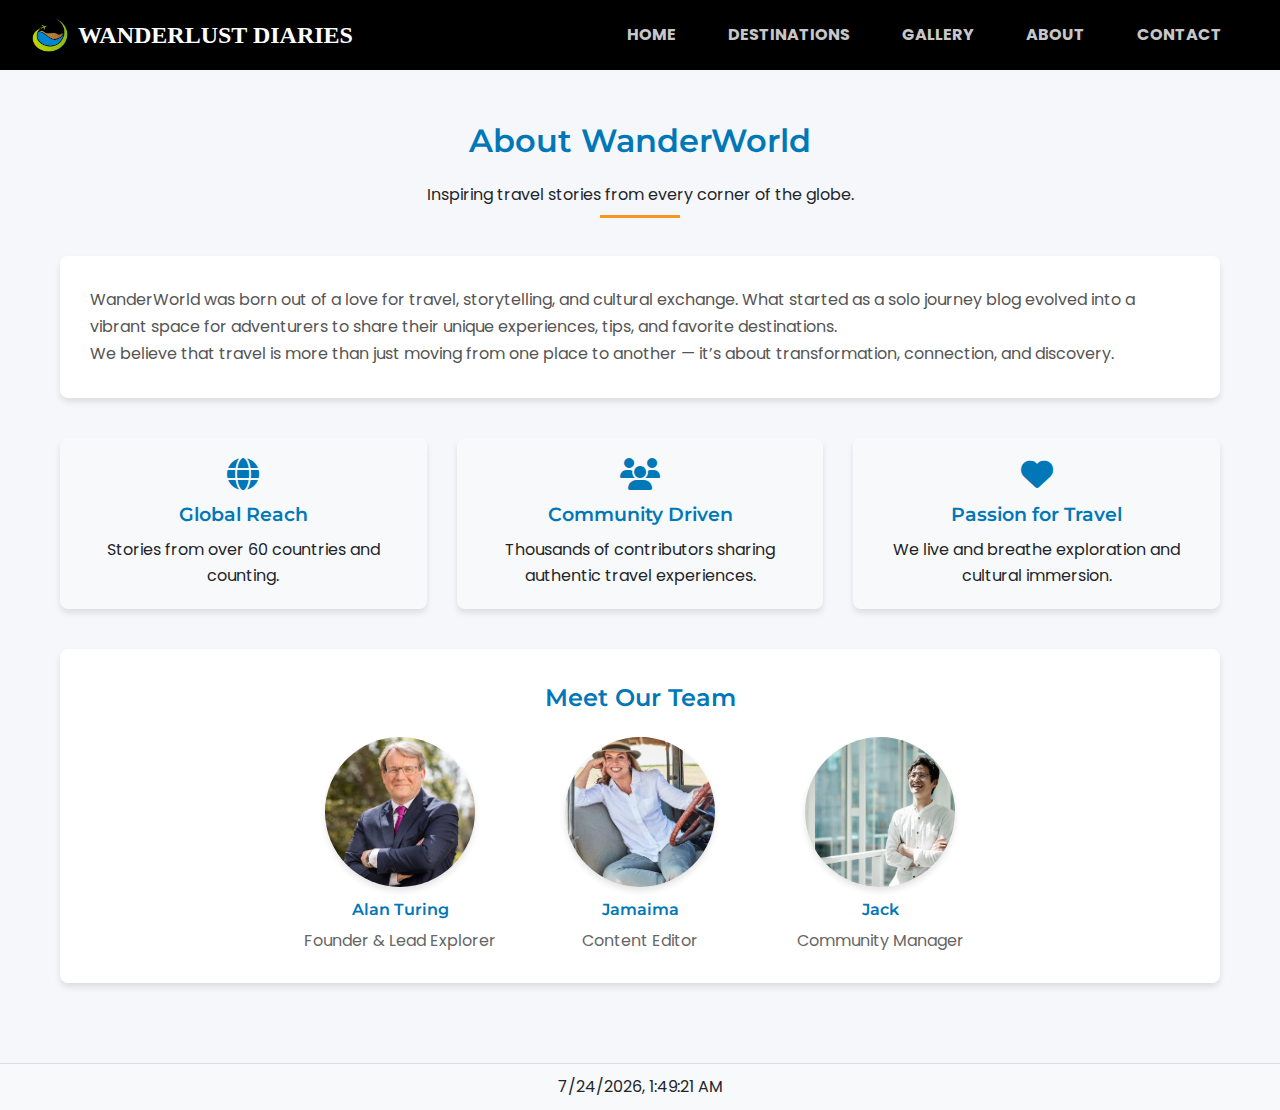
<file: about.html>
<!DOCTYPE html>
<html lang="en">
<head>
    <meta charset="UTF-8">
    <meta name="viewport" content="width=device-width, initial-scale=1.0">
    <title>About Us | WanderWorld Travel Blog</title>
    <link rel="stylesheet" href="css/common.css">
    <link rel="stylesheet" href="css/about.css">
    <link rel="stylesheet" href="https://cdnjs.cloudflare.com/ajax/libs/font-awesome/6.2.0/css/all.min.css">
</head>
<body>
    <nav>
        <div class="logo"><img src="images/logo.png" alt="logo">Wanderlust Diaries</div>
        <ul>
          <li><a href="index.html">Home</a></li>
          <li><a href="destinations.html">Destinations</a></li>
          <li><a href="gallery.html">Gallery</a></li>
          <li><a href="about.html">About</a></li>
          <li><a href="contact.html">Contact</a></li>
        </ul>
      </nav>
      <br>
      <br>
    <main>
    <div class="container">
        <section class="section about-section">
            <div class="section-title">
                <h1>About WanderWorld</h1>
                <p>Inspiring travel stories from every corner of the globe.</p>
            </div>

            <div class="about-container">
                <div class="about-info">
                    <p>
                        WanderWorld was born out of a love for travel, storytelling, and cultural exchange.
                        What started as a solo journey blog evolved into a vibrant space for adventurers
                        to share their unique experiences, tips, and favorite destinations.
                    </p>
                    <p>
                        We believe that travel is more than just moving from one place to another — it’s
                        about transformation, connection, and discovery.
                    </p>
                </div>

        <div class="about-highlights">
            <div class="highlight">
                <i class="fas fa-globe"></i><!-- displays the globe icon -->
                <h3>Global Reach</h3>
                <p>Stories from over 60 countries and counting.</p>
            </div>
            <div class="highlight">
                <i class="fas fa-users"></i><!-- for the user icon -->
                <h3>Community Driven</h3>
                <p>Thousands of contributors sharing authentic travel experiences.</p>
            </div>
            <div class="highlight">
                <i class="fas fa-heart"></i><!-- For the heart icon  -->
                <h3>Passion for Travel</h3>
                <p>We live and breathe exploration and cultural immersion.</p>
            </div>
        </div>

            <div class="team-section">
                <h2>Meet Our Team</h2>
                <div class="team-members">
                    <div class="team-member">
                        <img src="images/ceo1.jpeg" alt="Alex, Founder">
                        <h4>Alan Turing</h4>
                        <p>Founder & Lead Explorer</p>
                    </div>
                    <div class="team-member">
                        <img src="images/c2.avif" alt="Jamie, Editor">
                        <h4>Jamaima</h4>
                        <p>Content Editor</p>
                    </div>
                    <div class="team-member">
                        <img src="images/c3.jpg" alt="Sam, Community Manager">
                        <h4>Jack </h4>
                        <p>Community Manager</p>
                    </div>
                </div>
            </div>
            </div>
        </section>
    </div>
    </main>

    <a href="#" class="back-to-top">
        <i class="fas fa-arrow-up"></i>
    </a>

    <div class="footer-datetime">
        <span id="current-datetime"></span>
    </div>

    <script src="js/common.js"></script>
</body>
</html>
</file>
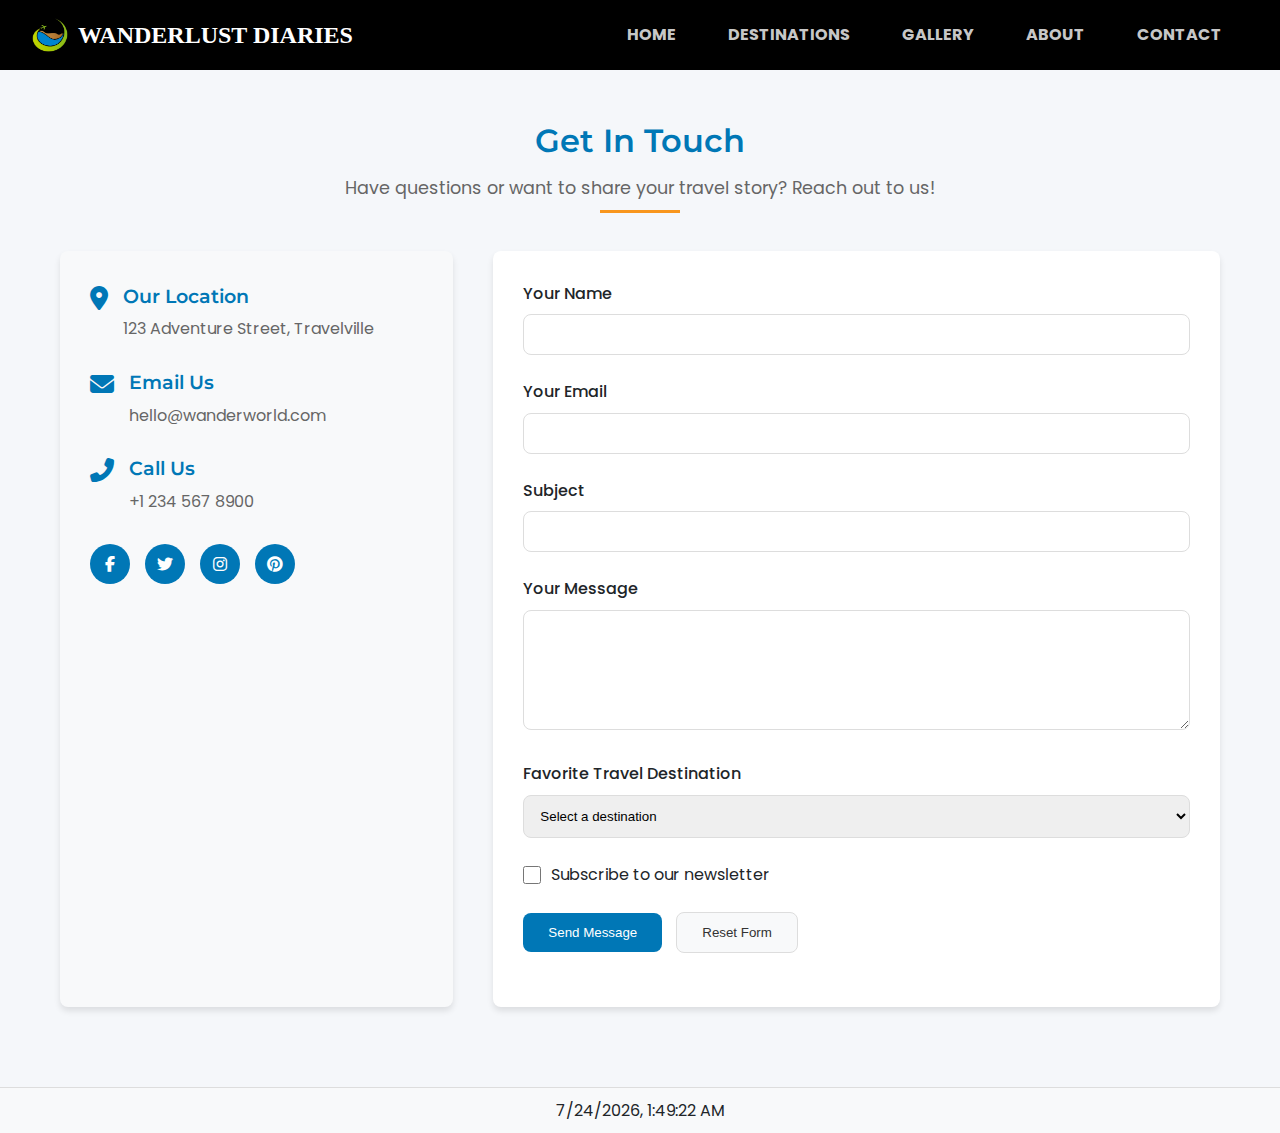
<file: contact.html>
<!DOCTYPE html>
<html lang="en">
<head>
    <meta charset="UTF-8">
    <meta name="viewport" content="width=device-width, initial-scale=1.0">
    <title>Contact Us | WanderWorld Travel Blog</title>
    <link rel="stylesheet" href="css/common.css">
    <link rel="stylesheet" href="css/contact.css">
    <link rel="stylesheet" href="https://cdnjs.cloudflare.com/ajax/libs/font-awesome/6.2.0/css/all.min.css">
</head>
<body>
    <nav>
        <div class="logo"><img src="images/logo.png" alt="logo">Wanderlust Diaries</div>
        <ul>
          <li><a href="index.html">Home</a></li>
          <li><a href="destinations.html">Destinations</a></li>
          <li><a href="gallery.html">Gallery</a></li>
          <li><a href="about.html">About</a></li>
          <li><a href="contact.html">Contact</a></li>
        </ul>
      </nav>
      <br>
      <br>
    <!-- Main Content -->
    <main>
        <div class="container">
            <section class="section contact-section">
                <div class="section-title">
                    <h1>Get In Touch</h1>
                    <p>Have questions or want to share your travel story? Reach out to us!</p>
                </div>
                
                <div class="contact-container">
                    <div class="contact-info">
                        <div class="info-item">
                            <i class="fas fa-map-marker-alt"></i>
                            <div>
                                <h3>Our Location</h3>
                                <p>123 Adventure Street, Travelville</p>
                            </div>
                        </div>
                        
                        <div class="info-item">
                            <i class="fas fa-envelope"></i>
                            <div>
                                <h3>Email Us</h3>
                                <p>hello@wanderworld.com</p>
                            </div>
                        </div>
                        
                        <div class="info-item">
                            <i class="fas fa-phone-alt"></i>
                            <div>
                                <h3>Call Us</h3>
                                <p>+1 234 567 8900</p>
                            </div>
                        </div>
                        
                        <div class="social-links">
                            <a href="#" class="social-link"><i class="fab fa-facebook-f"></i></a>
                            <a href="#" class="social-link"><i class="fab fa-twitter"></i></a>
                            <a href="#" class="social-link"><i class="fab fa-instagram"></i></a>
                            <a href="#" class="social-link"><i class="fab fa-pinterest"></i></a>
                        </div>
                    </div>
                    
                    <div class="contact-form-container">
                        <form id="contactForm" onsubmit="return validateContactForm()">
                            <div class="form-group">
                                <label for="name" class="form-label">Your Name</label>
                                <input type="text" id="name" class="form-control" required>
                            </div>
                            
                            <div class="form-group">
                                <label for="email" class="form-label">Your Email</label>
                                <input type="email" id="email" class="form-control" required>
                            </div>
                            
                            <div class="form-group">
                                <label for="subject" class="form-label">Subject</label>
                                <input type="text" id="subject" class="form-control" required>
                            </div>
                            
                            <div class="form-group">
                                <label for="message" class="form-label">Your Message</label>
                                <textarea id="message" class="form-control" rows="5" required></textarea>
                            </div>
                            
                            <div class="form-group">
                                <label for="destination" class="form-label">Favorite Travel Destination</label>
                                <select id="destination" class="form-control">
                                    <option value="">Select a destination</option>
                                    <option value="europe">Europe</option>
                                    <option value="asia">Asia</option>
                                    <option value="africa">Africa</option>
                                    <option value="north-america">North America</option>
                                    <option value="south-america">South America</option>
                                    <option value="australia">Australia & Oceania</option>
                                    <option value="antarctica">Antarctica</option>
                                </select>
                            </div>
                            
                            <div class="form-group checkbox-group">
                                <input type="checkbox" id="newsletter" class="form-checkbox">
                                <label for="newsletter" class="checkbox-label">Subscribe to our newsletter</label>
                            </div>
                            
                            <div class="form-group">
                                <button type="submit" class="btn btn-submit">Send Message</button>
                                <button type="reset" class="btn btn-reset">Reset Form</button>
                            </div>
                        </form>
                    </div>
                </div>
                
                <!-- Success Message (hidden by default) -->
                <div id="formSuccess" class="form-success">
                    <div class="success-content">
                        <i class="fas fa-check-circle"></i>
                        <h3>Thank You!</h3>
                        <p>Your message has been sent successfully. We'll get back to you soon!</p>
                        <button id="closeSuccess" class="btn">Close</button>
                    </div>
                </div>
            </section>
        </div>
    </main>
    
    <!-- Back to Top Button -->
    <a href="#" class="back-to-top">
        <i class="fas fa-arrow-up"></i>
    </a>
    
    <!-- Footer Date Time -->
    <div class="footer-datetime">
        <span id="current-datetime"></span>
    </div>
    
    <!-- Scripts -->
    <script src="js/common.js"></script>
    <script src="js/contact.js"></script>
</body>
</html>
</file>
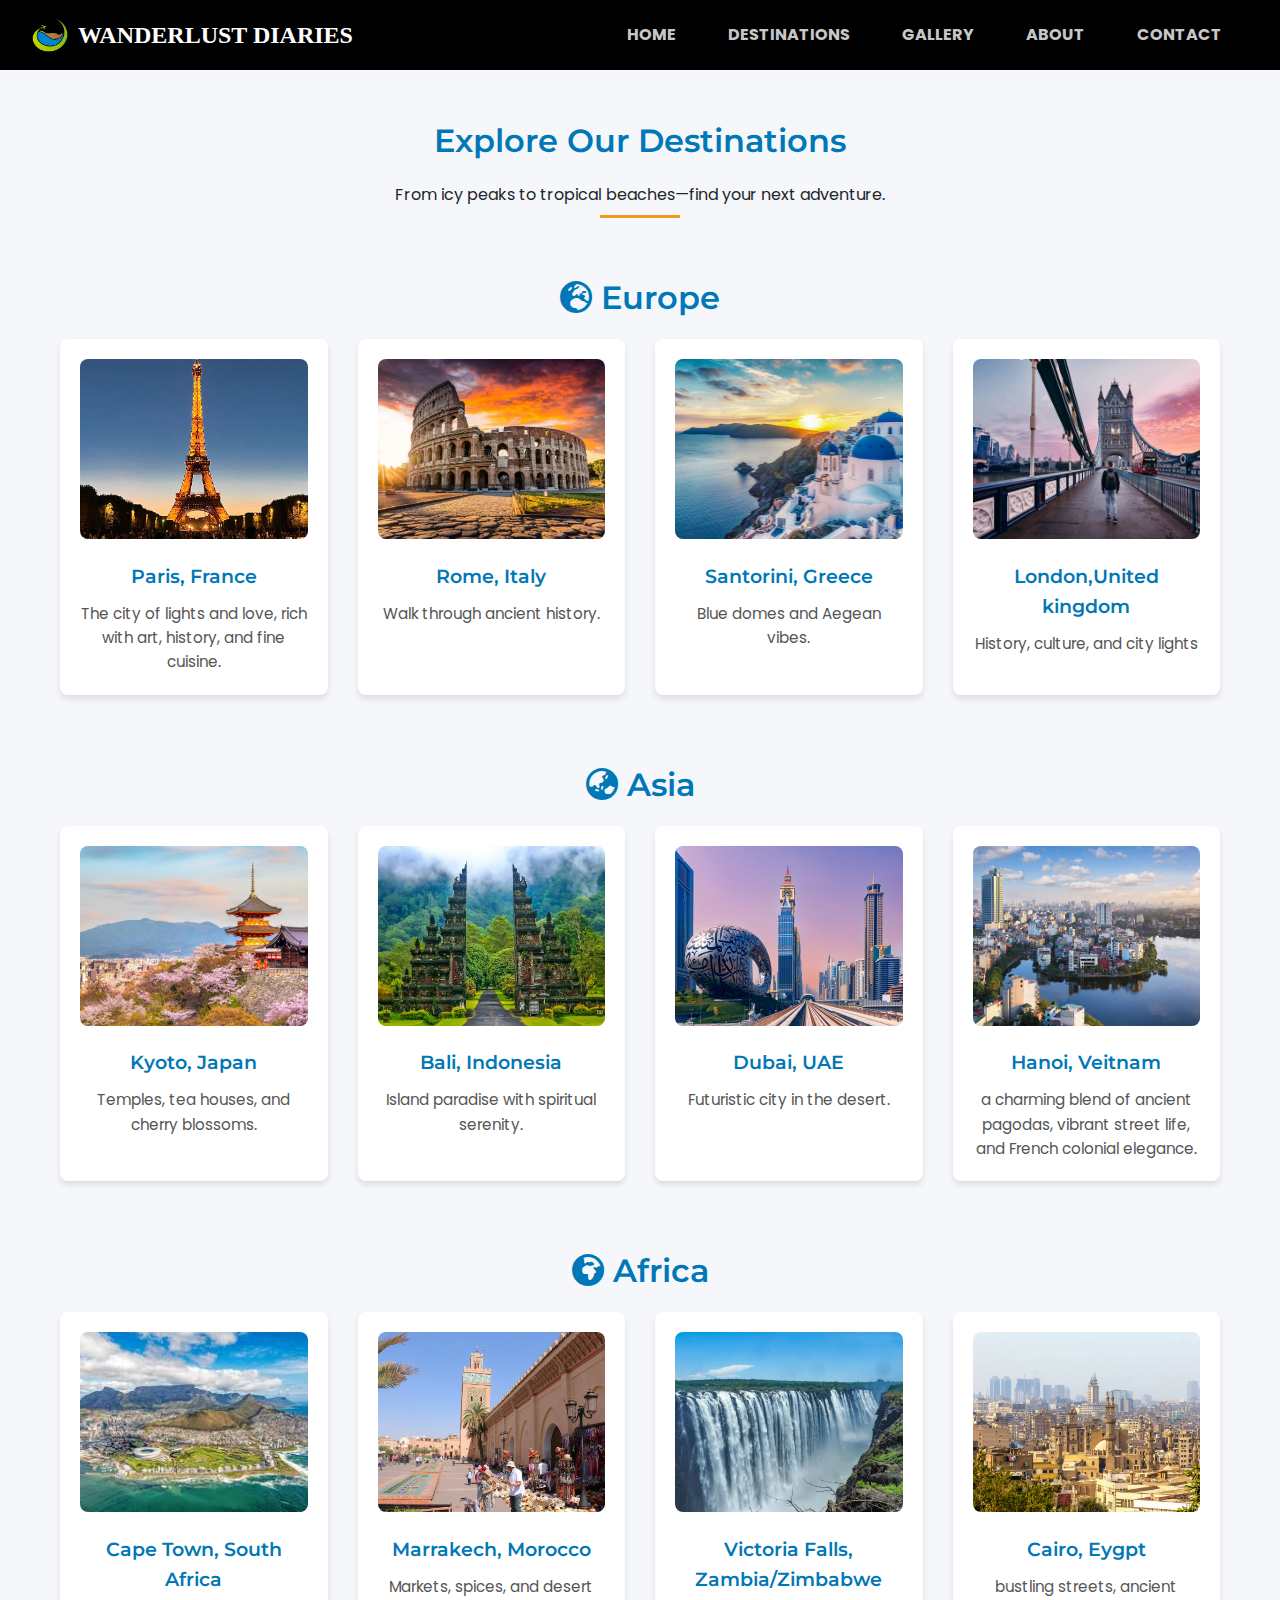
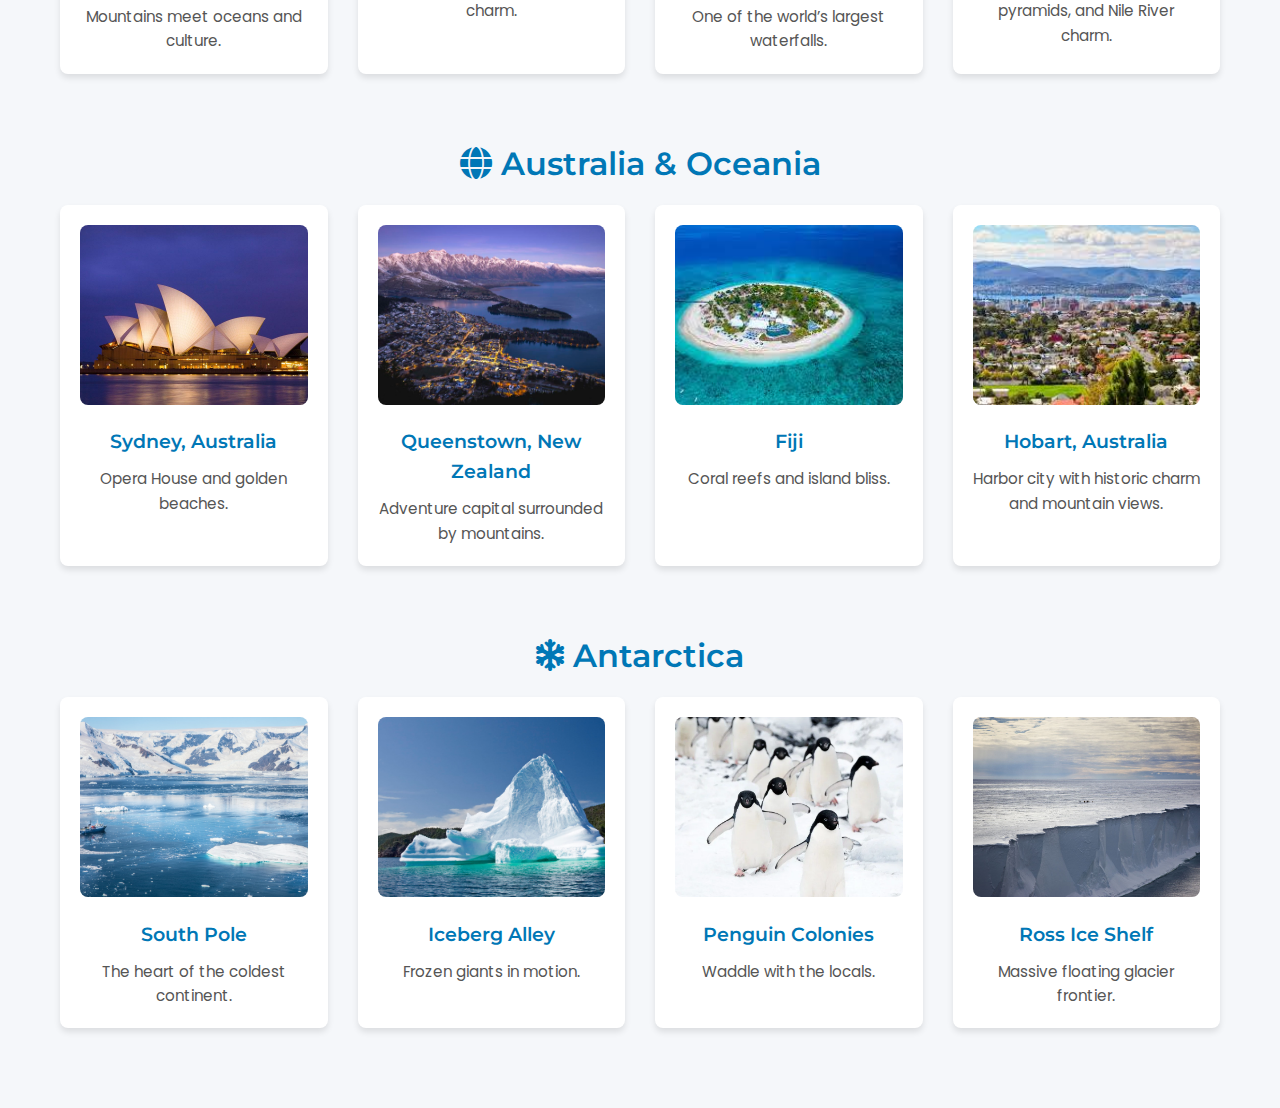
<file: destinations.html>
<!DOCTYPE html>
<html lang="en">
<head>
    <meta charset="UTF-8">
    <meta name="viewport" content="width=device-width, initial-scale=1.0">
    <title>Destinations | WanderWorld Travel Blog</title>
    <link rel="stylesheet" href="css/common.css">
    <link rel="stylesheet" href="css/destinations.css">
    <link rel="stylesheet" href="https://cdnjs.cloudflare.com/ajax/libs/font-awesome/6.2.0/css/all.min.css">
</head>
<script src="js/common.js"></script>
<script src="js/destination.js"></script>
<body>
    <nav>
        <div class="logo"><img src="images/logo.png" alt="logo">Wanderlust Diaries</div>
        <ul>
          <li><a href="index.html">Home</a></li>
          <li><a href="destinations.html">Destinations</a></li>
          <li><a href="gallery.html">Gallery</a></li>
          <li><a href="about.html">About</a></li>
          <li><a href="contact.html">Contact</a></li>
        </ul>
      </nav>
      <br>
      <br>
    <main>
        <div class="container">
            <section class="section destinations-section">
                <div class="section-title">
                    <h1>Explore Our Destinations</h1>
                    <p>From icy peaks to tropical beaches—find your next adventure.</p>
                </div>

                <div class="continent-section">
                    <h2><i class="fas fa-globe-europe"></i> Europe</h2>
                    <div class="destination-cards">
                        <div class="card">
                            <img src="images/paris.jpg" alt="Rome">
                            <h3>Paris, France</h3>
                            <p>The city of lights and love, rich with art, history, and fine cuisine.</p>
                        </div>                      
                        <div class="card">
                            <img src="images/itlay.webp" alt="Rome">
                            <h3>Rome, Italy</h3>
                            <p>Walk through ancient history.</p>
                        </div>
                        <div class="card">
                            <img src="images/greece.jpg" alt="Santorini">
                            <h3>Santorini, Greece</h3>
                            <p>Blue domes and Aegean vibes.</p>
                        </div>
                        <div class="card">
                            <img src="images/london.jpg" alt="Santorini">
                            <h3>London,United kingdom </h3>
                            <p>History, culture, and city lights</p>
                        </div>
                    </div>
                </div>

                <!-- Asia -->
                <div class="continent-section">
                    <h2><i class="fas fa-globe-asia"></i> Asia</h2>
                    <div class="destination-cards">
                        <div class="card">
                            <img src="images/kyoto.jpg" alt="Kyoto">
                            <h3>Kyoto, Japan</h3>
                            <p>Temples, tea houses, and cherry blossoms.</p>
                        </div>
                        <div class="card">
                            <img src="images/bali.h" alt="Bali">
                            <h3>Bali, Indonesia</h3>
                            <p>Island paradise with spiritual serenity.</p>
                        </div>
                        <div class="card">
                            <img src="images/dubai.avif" alt="Dubai">
                            <h3>Dubai, UAE</h3>
                            <p>Futuristic city in the desert.</p>
                        </div>
                        <div class="card">
                            <img src="images/hanoi.jpg" alt="Dubai">
                            <h3>Hanoi, Veitnam</h3>
                            <p> a charming blend of ancient pagodas, vibrant street life, and French colonial elegance.</p>
                        </div>
                    </div>
                </div>

                <!-- Africa -->
                <div class="continent-section">
                    <h2><i class="fas fa-globe-africa"></i> Africa</h2>
                    <div class="destination-cards">
                        <div class="card">
                            <img src="images/cape.jpeg" alt="Cape Town">
                            <h3>Cape Town, South Africa</h3>
                            <p>Mountains meet oceans and culture.</p>
                        </div>
                        <div class="card">
                            <img src="images/marakesh.jpeg" alt="Marrakech">
                            <h3>Marrakech, Morocco</h3>
                            <p>Markets, spices, and desert charm.</p>
                        </div>
                        <div class="card">
                            <img src="images/vict.webp" alt="Victoria Falls">
                            <h3>Victoria Falls, Zambia/Zimbabwe</h3>
                            <p>One of the world’s largest waterfalls.</p>
                        </div>
                        <div class="card">
                            <img src="images/cairo.jpeg" alt="Dubai">
                            <h3>Cairo, Eygpt</h3>
                            <p>bustling streets, ancient pyramids, and Nile River charm.
                            </p>
                        </div>
                    </div>
                </div>

                <!-- Australia  -->
                <div class="continent-section">
                    <h2><i class="fas fa-globe"></i> Australia & Oceania</h2>
                    <div class="destination-cards">
                        <div class="card">
                            <img src="images/syndney.jpg" alt="Sydney">
                            <h3>Sydney, Australia</h3>
                            <p>Opera House and golden beaches.</p>
                        </div>
                        <div class="card">
                            <img src="images/queen.jpg" alt="Queenstown">
                            <h3>Queenstown, New Zealand</h3>
                            <p>Adventure capital surrounded by mountains.</p>
                        </div>
                        <div class="card">
                            <img src="images/fiji.jpeg" alt="Fiji">
                            <h3>Fiji</h3>
                            <p>Coral reefs and island bliss.</p>
                        </div>
                        <div class="card">
                            <img src="images/hob.jpeg" alt="Dubai">
                            <h3>Hobart, Australia</h3>
                            <p>Harbor city with historic charm and mountain views.</p>
                        </div>
                    </div>
                </div>

                <!-- Antarctica -->
                <div class="continent-section">
                    <h2><i class="fas fa-snowflake"></i> Antarctica</h2>
                    <div class="destination-cards">
                        <div class="card">
                            <img src="images/south.jpeg" alt="South Pole">
                            <h3>South Pole</h3>
                            <p>The heart of the coldest continent.</p>
                        </div>
                        <div class="card">
                            <img src="images/ice.jpg" alt="Icebergs">
                            <h3>Iceberg Alley</h3>
                            <p>Frozen giants in motion.</p>
                        </div>
                        <div class="card">
                            <img src="images/penpen.webp" alt="Penguins">
                            <h3>Penguin Colonies</h3>
                            <p>Waddle with the locals.</p>
                        </div>
                        <div class="card">
                            <img src="images/ross.jpg" alt="Dubai">
                            <h3>Ross Ice Shelf</h3>
                            <p>Massive floating glacier frontier.</p>
                        </div>
                    </div>
                </div>
            </section>
        </div>
    </main>
</body>
</html>
</file>
<file: css/common.css>
/* common.css - Shared styles for WanderWorld travel blog */

/* Google Fonts Import */
@import url('https://fonts.googleapis.com/css2?family=Montserrat:wght@400;500;600;700&family=Poppins:wght@300;400;500;600&display=swap');

/* Reset and Base Styles */
* {
    margin: 0;
    padding: 0;
    box-sizing: border-box;
}

:root {
    --primary-color: #0077b6;
    --secondary-color: #00b4d8;
    --accent-color: #f8961e;
    --light-color: #f8f9fa;
    --dark-color: #212529;
    --success-color: #38b000;
    --error-color: #d00000;
    --border-radius: 8px;
    --box-shadow: 0 4px 6px rgba(0, 0, 0, 0.1);
    --transition: all 0.3s ease;
}

body {
    font-family: 'Poppins', sans-serif;
    line-height: 1.6;
    color: var(--dark-color);
    background-color: #f5f7fa;
}
nav {
    position: fixed;
    top: 0;
    width: 100%;
    z-index: 999;
    display: flex;
    justify-content: space-between;
    align-items: center;
    background-color: #000;
    padding: 1rem 2rem;
  }
  .logo {
    display: flex;
    align-items: center;
    gap: 10px;
    color: white;
    font-family: 'Playfair Display', serif;
    font-size: 1.5rem;
    font-weight: bold;
    text-transform: uppercase;
  }
  .logo img {
    height: 36px;
    width: 36px;
  }
  nav ul {
    display: flex;
    list-style: none;
  }
  nav li {
    margin: 0 10px;
  }
  nav a {
    text-decoration: none;
    color: rgba(255, 255, 255, 0.8);
    font-weight: 700;
    text-transform: uppercase;
    padding: 0.5rem 1rem;
    border-radius: 6px;
  }
  nav a:hover {
    background-color: #0077cc;
    color: #fff;
  }

h1, h2, h3, h4, h5, h6 {
    font-family: 'Montserrat', sans-serif;
    font-weight: 600;
    margin-bottom: 1rem;
    color: var(--primary-color);
}

a {
    text-decoration: none;
    color: var(--primary-color);
    transition: var(--transition);
}

a:hover {
    color: var(--secondary-color);
}

/* Container */
.container {
    width: 100%;
    max-width: 1200px;
    margin: 0 auto;
    padding: 0 20px;
}

/* Section Styling */
.section {
    padding: 4rem 0;
}

.section-title {
    text-align: center;
    margin-bottom: 3rem;
    position: relative;
}

.section-title::after {
    content: '';
    position: absolute;
    width: 80px;
    height: 3px;
    background-color: var(--accent-color);
    bottom: -10px;
    left: 50%;
    transform: translateX(-50%);
}

/* Buttons */
.btn {
    display: inline-block;
    padding: 10px 20px;
    background-color: var(--primary-color);
    color: white;
    border: none;
    border-radius: var(--border-radius);
    cursor: pointer;
    transition: var(--transition);
    font-weight: 500;
}

.btn:hover {
    background-color: var(--secondary-color);
    transform: translateY(-2px);
}

.btn-secondary {
    background-color: var(--accent-color);
}

.btn-secondary:hover {
    background-color: #e67e00;
}

/* Back to Top Button */
.back-to-top {
    position: fixed;
    bottom: 20px;
    right: 20px;
    width: 40px;
    height: 40px;
    background-color: var(--primary-color);
    color: white;
    border-radius: 50%;
    display: flex;
    align-items: center;
    justify-content: center;
    cursor: pointer;
    opacity: 0;
    visibility: hidden;
    transition: var(--transition);
    z-index: 100;
    box-shadow: var(--box-shadow);
}

.back-to-top.visible {
    opacity: 1;
    visibility: visible;
}

.back-to-top:hover {
    background-color: var(--secondary-color);
    transform: translateY(-5px);
}

/* Form Elements */
.form-group {
    margin-bottom: 1.5rem;
}

.form-control {
    width: 100%;
    padding: 12px;
    border: 1px solid #ddd;
    border-radius: var(--border-radius);
    transition: var(--transition);
}

.form-control:focus {
    outline: none;
    border-color: var(--secondary-color);
    box-shadow: 0 0 0 3px rgba(0, 180, 216, 0.2);
}

.form-label {
    display: block;
    margin-bottom: 8px;
    font-weight: 500;
}

/* Validation */
.error-message {
    color: var(--error-color);
    font-size: 0.85rem;
    margin-top: 5px;
    display: none;
}

.form-control.error {
    border-color: var(--error-color);
}

.form-control.success {
    border-color: var(--success-color);
}

/* Footer Date Time */
.footer-datetime {
    text-align: center;
    padding: 10px;
    background-color: var(--light-color);
    border-top: 1px solid #ddd;
}

/* Responsive Design */
@media screen and (max-width: 768px) {
    .container {
        padding: 0 15px;
    }
    
    .section {
        padding: 3rem 0;
    }
}
</file>
<file: css/about.css>
.about-section {
    padding-bottom: 5rem;
}

.about-container {
    display: flex;
    flex-direction: column;
    gap: 40px;
    margin-top: 3rem;
}

.about-info {
    background-color: #fff;
    padding: 30px;
    border-radius: var(--border-radius); /*using the  Variables defined in the common.css to keep to design consistent*/
    box-shadow: var(--box-shadow);
    color: #555;
    line-height: 1.7;
}

.about-info:hover{
    transform: scale(1.01);
}

.about-highlights {
    display: flex;
    flex-wrap: wrap;
    gap: 30px;
    justify-content: space-between;
}

.highlight {
    flex: 1;
    min-width: 250px;
    background-color: #f8f9fa;
    border-radius: var(--border-radius);
    padding: 20px;
    box-shadow: var(--box-shadow);
    text-align: center;
}

.highlight:hover{
    transform: scale(1.1);
}

.highlight i {
    font-size: 2rem;
    color: var(--primary-color);
    margin-bottom: 10px;
}

.highlight h3 {
    color: var(--primary-color);
    margin-bottom: 8px;
}

.team-section {
    background-color: white;
    padding: 30px;
    border-radius: var(--border-radius);
    box-shadow: var(--box-shadow);
}


.team-section h2 {
    text-align: center;
    margin-bottom: 20px;
}

.team-members {
    display: flex;
    flex-wrap: wrap;
    gap: 20px;
    justify-content: center;
}

.team-member {
    flex: 1;
    min-width: 200px;
    max-width: 220px;
    text-align: center;
}

.team-member img {
    width: 150px;
    height: 150px;
    object-fit: cover;
    border-radius: 50%;
    box-shadow: var(--box-shadow);
    margin-bottom: 10px;
    display: block;
    margin-left: auto;
    margin-right: auto;
}

.team-member h4 {
    margin: 10px 0 5px;
    color: var(--primary-color);
}

.team-member p {
    color: #666;
    margin: 0;
}

@media screen and (max-width: 768px) {
    .about-highlights {
        flex-direction: column;
        gap: 20px;
    }

    .team-members {
        flex-direction: column;
        align-items: center;
    }
}
</file>
<file: css/contact.css>
/* contact.css - Styles for the contact page */

.contact-section {
    padding-bottom: 5rem;
}

.section-title p {
    color: #666;
    font-size: 1.1rem;
    margin-top: -0.5rem;
}

/* Contact Container */
.contact-container {
    display: flex;
    flex-wrap: wrap;
    gap: 40px;
    margin-top: 3rem;
}

/* Contact Info Styles */
.contact-info {
    flex: 1;
    min-width: 300px;
    background-color: #f8f9fa;
    border-radius: var(--border-radius);
    padding: 30px;
    box-shadow: var(--box-shadow);
}
nav {
    position: fixed;
    top: 0;
    width: 100%;
    z-index: 999;
    display: flex;
    justify-content: space-between;
    align-items: center;
    background-color: #000;
    padding: 1rem 2rem;
  }
  .logo {
    display: flex;
    align-items: center;
    gap: 10px;
    color: white;
    font-family: 'Playfair Display', serif;
    font-size: 1.5rem;
    font-weight: bold;
    text-transform: uppercase;
  }
  .logo img {
    height: 36px;
    width: 36px;
  }
  nav ul {
    display: flex;
    list-style: none;
  }
  nav li {
    margin: 0 10px;
  }
  nav a {
    text-decoration: none;
    color: rgba(255, 255, 255, 0.8);
    font-weight: 700;
    text-transform: uppercase;
    padding: 0.5rem 1rem;
    border-radius: 6px;
  }
  nav a:hover {
    background-color: #0077cc;
    color: #fff;
  }

.info-item {
    display: flex;
    align-items: flex-start;
    margin-bottom: 25px;
}

.info-item i {
    font-size: 1.5rem;
    color: var(--primary-color);
    margin-right: 15px;
    margin-top: 5px;
}

.info-item h3 {
    font-size: 1.2rem;
    margin-bottom: 5px;
    color: var(--primary-color);
}

.info-item p {
    color: #666;
    margin: 0;
}

/* Social Links */
.social-links {
    display: flex;
    gap: 15px;
    margin-top: 30px;
}

.social-link {
    display: flex;
    align-items: center;
    justify-content: center;
    width: 40px;
    height: 40px;
    background-color: var(--primary-color);
    color: white;
    border-radius: 50%;
    transition: var(--transition);
}

.social-link:hover {
    background-color: var(--secondary-color);
    transform: translateY(-3px);
}

/* Contact Form Styles */
.contact-form-container {
    flex: 2;
    min-width: 300px;
    background-color: white;
    border-radius: var(--border-radius);
    padding: 30px;
    box-shadow: var(--box-shadow);
}

.form-group {
    margin-bottom: 1.5rem;
}

textarea.form-control {
    resize: vertical;
    min-height: 120px;
}

.checkbox-group {
    display: flex;
    align-items: center;
}

.form-checkbox {
    margin-right: 10px;
    width: 18px;
    height: 18px;
}

.checkbox-label {
    cursor: pointer;
}

.btn-submit {
    background-color: var(--primary-color);
    color: white;
    border: none;
    padding: 12px 25px;
    font-weight: 500;
}

.btn-reset {
    background-color: #f8f9fa;
    color: #333;
    border: 1px solid #ddd;
    padding: 12px 25px;
    margin-left: 10px;
}

.btn-submit:hover {
    background-color: var(--secondary-color);
}

.btn-reset:hover {
    background-color: #e9ecef;
}

/* Form Success Message */
.form-success {
    display: none;
    position: fixed;
    top: 0;
    left: 0;
    width: 100%;
    height: 100%;
    background-color: rgba(0, 0, 0, 0.7);
    z-index: 1000;
    justify-content: center;
    align-items: center;
}

.success-content {
    background-color: white;
    padding: 30px;
    border-radius: var(--border-radius);
    text-align: center;
    width: 90%;
    max-width: 500px;
    box-shadow: 0 5px 15px rgba(0, 0, 0, 0.2);
    animation: slideIn 0.3s ease-out;
}

@keyframes slideIn {
    from {
        transform: translateY(-50px);
        opacity: 0;
    }
    to {
        transform: translateY(0);
        opacity: 1;
    }
}

.success-content i {
    font-size: 3rem;
    color: var(--success-color);
    margin-bottom: 15px;
}

.success-content h3 {
    font-size: 1.5rem;
    margin-bottom: 10px;
    color: var(--dark-color);
}

/* Responsive Design */
@media screen and (max-width: 992px) {
    .contact-container {
        flex-direction: column;
    }
    
    .contact-info, .contact-form-container {
        width: 100%;
    }
}

@media screen and (max-width: 768px) {
    .btn-submit, .btn-reset {
        width: 100%;
        margin: 10px 0 0 0;
    }
}
</file>
<file: css/destinations.css>
.destinations-section {
    padding-bottom: 5rem;
}

.continent-section {
    margin-top: 4rem;
}

.continent-section h2 {
    text-align: center;
    margin-bottom: 1rem;
    font-size: 2rem;
}

.destination-cards {
    display: flex;
    flex-wrap: wrap;
    gap: 30px;
    justify-content: space-between;
}

.card {
    background-color: #fff;
    border-radius: var(--border-radius);
    box-shadow: var(--box-shadow);
    padding: 20px;
    flex: 1 1 calc(25% - 30px); /* 👈 4 cards in 1 row */
    box-sizing: border-box;
    text-align: center;
    transition: transform 0.2s;
}

.card:hover {
    transform: translateY(-5px);
}

.card img {
    width: 100%;
    height: 180px;
    object-fit: cover;
    border-radius: var(--border-radius);
    margin-bottom: 15px;
}

.card h3 {
    margin-bottom: 10px;
    color: var(--primary-color);
}

.card p {
    color: #555;
    font-size: 0.95rem;
}
.destination-grid {
    display: flex;
    justify-content: space-between;
    flex-wrap: nowrap;
    gap: 20px;
    overflow-x: auto; 
}


@media screen and (max-width: 992px) {
    .destination-cards {
        flex-direction: column;
        align-items: center;
    }
}
@media screen and (max-width: 992px) {
    .destination-card {
        flex: 0 1 calc(50% - 20px);
    }
}

@media screen and (max-width: 600px) {
    .destination-card {
        flex: 0 1 100%;
    }
}
</file>
